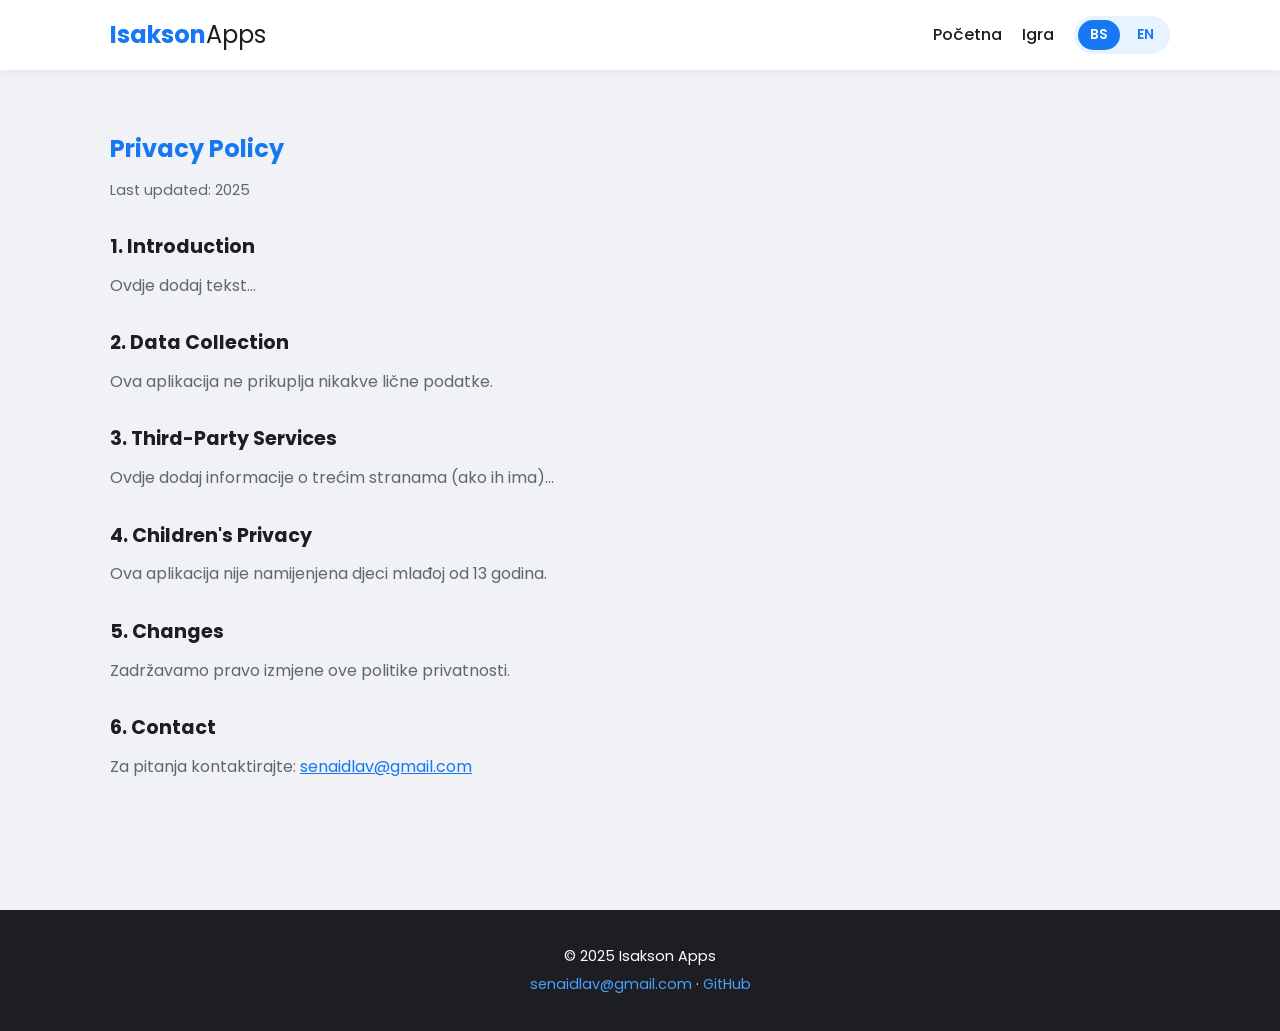
<file: privacy-policy.html>
<!DOCTYPE html>
<html lang="bs">
<head>
    <meta charset="UTF-8">
    <meta name="viewport" content="width=device-width, initial-scale=1.0">
    <title>Privacy Policy — Isakson Apps</title>
    <link rel="stylesheet" href="css/style.css">
    <link href="https://fonts.googleapis.com/css2?family=Poppins:wght@400;500;600;700&display=swap" rel="stylesheet">
</head>
<body>

    <header>
        <div class="container header-inner">
            <a href="index.html" class="logo">Isakson<span>Apps</span></a>
            <nav>
                <a href="index.html" data-bs="Početna" data-en="Home">Početna</a>
                <a href="igra.html" data-bs="Igra" data-en="Game">Igra</a>
                <div class="lang-switch">
                    <button onclick="setLang('bs')" id="btn-bs" class="active">BS</button>
                    <button onclick="setLang('en')" id="btn-en">EN</button>
                </div>
            </nav>
        </div>
    </header>

    <section class="privacy-page">
        <div class="container">

            <h1>Privacy Policy</h1>
            <p class="privacy-date">Last updated: 2025</p>

            <!-- ====== OVDJE DODAJ SVOJ TEKST ====== -->
            <h2>1. Introduction</h2>
            <p>Ovdje dodaj tekst...</p>

            <h2>2. Data Collection</h2>
            <p>Ova aplikacija ne prikuplja nikakve lične podatke.</p>

            <h2>3. Third-Party Services</h2>
            <p>Ovdje dodaj informacije o trećim stranama (ako ih ima)...</p>

            <h2>4. Children's Privacy</h2>
            <p>Ova aplikacija nije namijenjena djeci mlađoj od 13 godina.</p>

            <h2>5. Changes</h2>
            <p>Zadržavamo pravo izmjene ove politike privatnosti.</p>

            <h2>6. Contact</h2>
            <p>Za pitanja kontaktirajte: <a href="mailto:senaidlav@gmail.com">senaidlav@gmail.com</a></p>

        </div>
    </section>

    <footer>
        <div class="container">
            <p>© 2025 Isakson Apps</p>
            <p>
                <a href="mailto:senaidlav@gmail.com">senaidlav@gmail.com</a> ·
                <a href="https://github.com/senaidlav-design" target="_blank">GitHub</a>
            </p>
        </div>
    </footer>

    <script src="js/script.js"></script>
</body>
</html>
</file>
<file: css/style.css>
* {
    margin: 0;
    padding: 0;
    box-sizing: border-box;
}

body {
    font-family: 'Poppins', sans-serif;
    color: #1C1E21;
    background: #F0F2F5;
    line-height: 1.6;
}

.container {
    max-width: 1100px;
    margin: 0 auto;
    padding: 0 20px;
}

/* HEADER */
header {
    background: #FFFFFF;
    box-shadow: 0 2px 10px rgba(0,0,0,0.06);
    position: sticky;
    top: 0;
    z-index: 100;
}

.header-inner {
    display: flex;
    justify-content: space-between;
    align-items: center;
    padding: 16px 20px;
}

.logo {
    font-size: 1.5rem;
    font-weight: 700;
    color: #1877F2;
    text-decoration: none;
}

.logo span {
    color: #1C1E21;
    font-weight: 400;
}

nav {
    display: flex;
    align-items: center;
    gap: 20px;
}

nav a {
    color: #1C1E21;
    text-decoration: none;
    font-weight: 500;
    transition: color 0.2s;
}

nav a:hover {
    color: #1877F2;
}

/* LANG SWITCH */
.lang-switch {
    display: flex;
    gap: 5px;
    background: #E7F3FF;
    border-radius: 20px;
    padding: 4px;
}

.lang-switch button {
    border: none;
    background: transparent;
    padding: 5px 12px;
    border-radius: 16px;
    cursor: pointer;
    font-family: inherit;
    font-weight: 600;
    color: #1877F2;
    transition: all 0.2s;
}

.lang-switch button.active {
    background: #1877F2;
    color: #FFFFFF;
}

/* HERO */
.hero {
    background: linear-gradient(135deg, #1877F2, #4A9EFF);
    color: #FFFFFF;
    text-align: center;
    padding: 80px 20px;
}

.hero h1 {
    font-size: 2.5rem;
    margin-bottom: 10px;
}

.hero p {
    font-size: 1.1rem;
    opacity: 0.9;
}

/* APPS */
.apps {
    padding: 60px 0;
}

.apps h2 {
    font-size: 1.8rem;
    margin-bottom: 30px;
    color: #1C1E21;
}

.app-grid {
    display: grid;
    grid-template-columns: repeat(auto-fit, minmax(280px, 1fr));
    gap: 25px;
}

/* APP CARD */
.app-card {
    background: #FFFFFF;
    border-radius: 16px;
    padding: 30px;
    text-align: center;
    box-shadow: 0 2px 12px rgba(0,0,0,0.06);
    transition: transform 0.3s, box-shadow 0.3s;
    position: relative;
}

.app-card:hover {
    transform: translateY(-5px);
    box-shadow: 0 8px 25px rgba(24,119,242,0.15);
}

.app-icon {
    width: 90px;
    height: 90px;
    border-radius: 20px;
    object-fit: cover;
    margin-bottom: 15px;
    background: #E7F3FF;
}

.app-card h3 {
    font-size: 1.2rem;
    margin-bottom: 10px;
}

.app-card p {
    font-size: 0.95rem;
    color: #606770;
    margin-bottom: 20px;
}

/* BUTTONS */
.btn {
    display: inline-block;
    background: #1877F2;
    color: #FFFFFF;
    padding: 12px 28px;
    border-radius: 25px;
    text-decoration: none;
    font-weight: 600;
    font-size: 0.95rem;
    transition: background 0.2s, transform 0.2s;
    border: 2px solid #1877F2;
}

.btn:hover {
    background: #145DBF;
    transform: scale(1.03);
}

.btn-outline {
    background: transparent;
    color: #1877F2;
}

.btn-outline:hover {
    background: #E7F3FF;
}

.btn-privacy {
    background: #1877F2;
    font-size: 1.05rem;
    padding: 15px 35px;
}

/* BADGE */
.badge {
    display: inline-block;
    background: #FFB800;
    color: #1C1E21;
    font-size: 0.75rem;
    font-weight: 700;
    padding: 4px 12px;
    border-radius: 12px;
    margin-bottom: 10px;
}

.badge-large {
    font-size: 0.9rem;
    padding: 8px 20px;
    margin-top: 15px;
}

/* APP DETAIL */
.app-detail {
    padding: 60px 0;
    text-align: center;
}

.detail-img {
    max-width: 300px;
    border-radius: 20px;
    margin: 0 auto 30px;
    display: block;
    box-shadow: 0 8px 30px rgba(0,0,0,0.1);
}

.detail-desc {
    max-width: 700px;
    margin: 0 auto 40px;
    font-size: 1.05rem;
    color: #606770;
}

/* PRIVACY BOX */
.privacy-box {
    background: #E7F3FF;
    border-radius: 16px;
    padding: 40px 30px;
    max-width: 600px;
    margin: 0 auto;
    border: 2px solid #1877F2;
}

.privacy-box h3 {
    color: #1877F2;
    margin-bottom: 10px;
}

.privacy-box p {
    color: #606770;
    margin-bottom: 20px;
}

/* PRIVACY PAGE */
.privacy-page {
    padding: 60px 0;
}

.privacy-page h1 {
    color: #1877F2;
    margin-bottom: 10px;
}

.privacy-date {
    color: #606770;
    margin-bottom: 30px;
    font-size: 0.9rem;
}

.privacy-page h2 {
    margin-top: 30px;
    margin-bottom: 10px;
    font-size: 1.2rem;
    color: #1C1E21;
}

.privacy-page p {
    color: #606770;
    margin-bottom: 10px;
}

.privacy-page a {
    color: #1877F2;
}

/* FOOTER */
footer {
    background: #1C1E21;
    color: #FFFFFF;
    text-align: center;
    padding: 30px 20px;
    margin-top: 60px;
}

footer a {
    color: #4A9EFF;
    text-decoration: none;
}

footer p {
    margin: 5px 0;
    font-size: 0.9rem;
}

/* RESPONSIVE */
@media (max-width: 600px) {
    .hero h1 { font-size: 1.8rem; }
    .header-inner { flex-direction: column; gap: 10px; }
    nav { flex-wrap: wrap; justify-content: center; }
}
</file>
